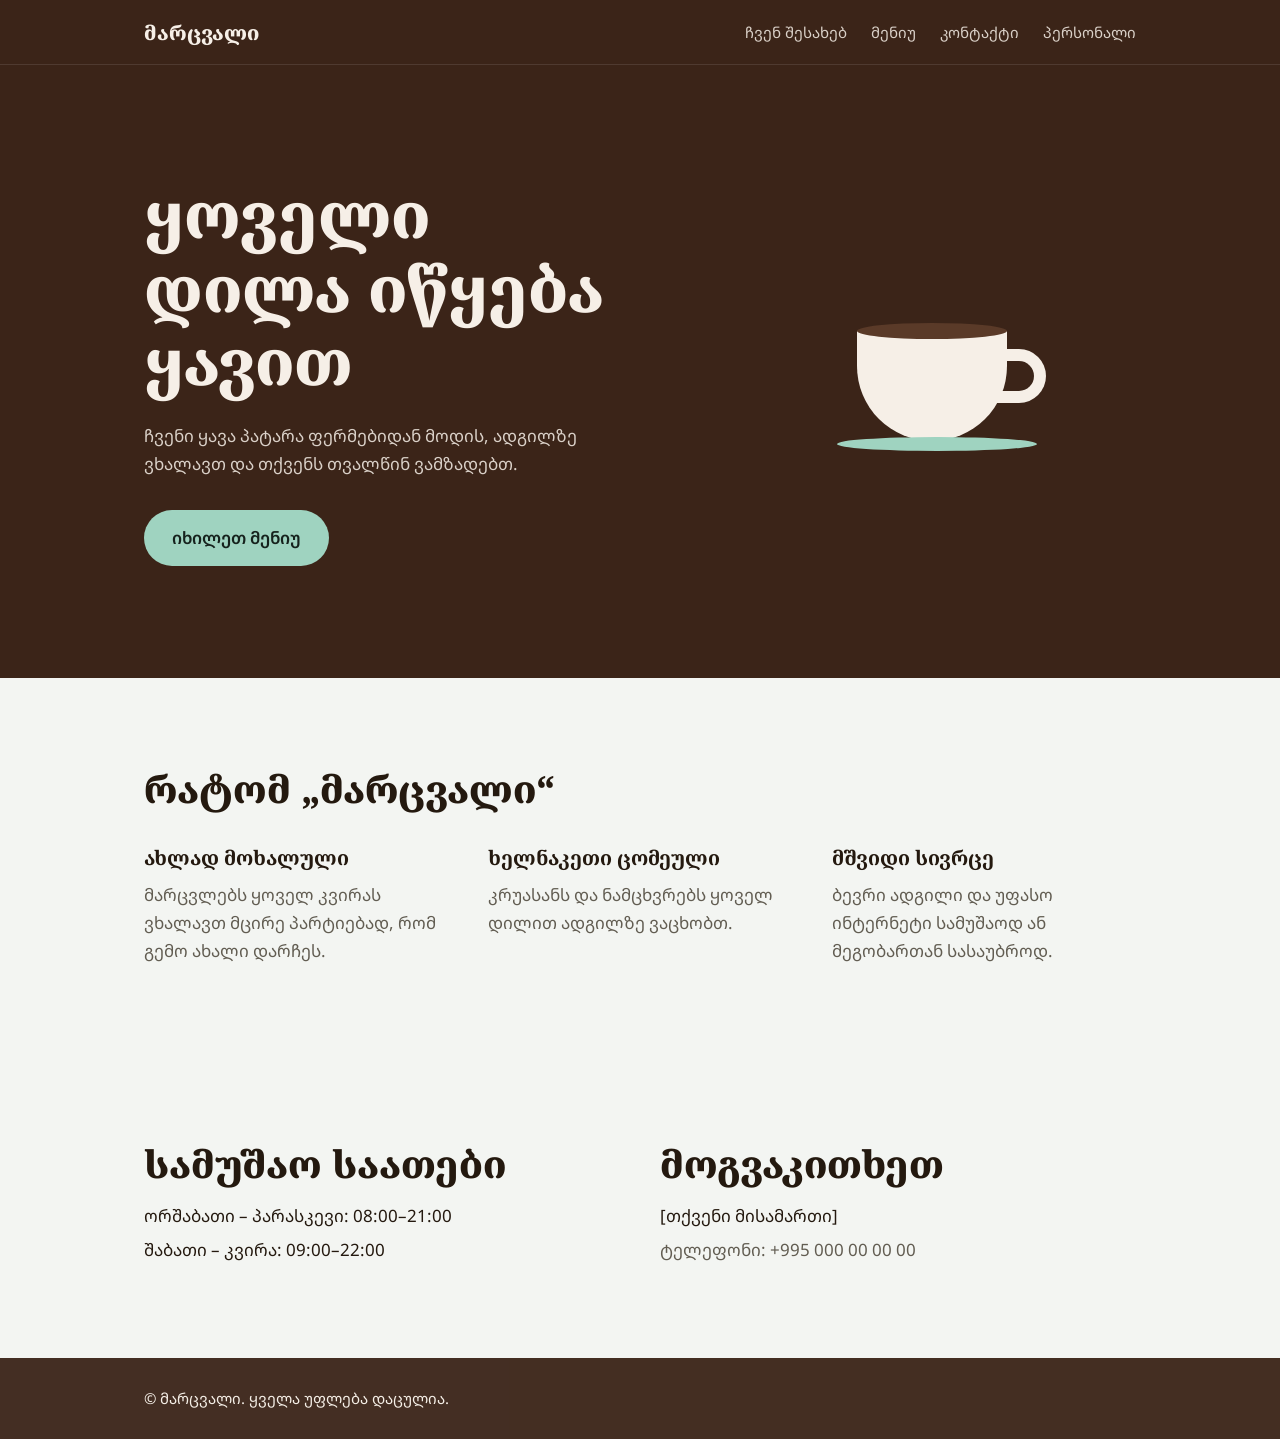
<file: index.html>
<!doctype html>
<html lang="ka">
  <head>
    <meta charset="utf-8" />
    <meta name="viewport" content="width=device-width, initial-scale=1" />
    <title>მარცვალი – ყავის მაღაზია</title>
    <link rel="preconnect" href="https://fonts.googleapis.com" />
    <link rel="preconnect" href="https://fonts.gstatic.com" crossorigin />
    <link
      href="https://fonts.googleapis.com/css2?family=Noto+Sans+Georgian:wght@400;600&family=Noto+Serif+Georgian:wght@700;800&display=swap"
      rel="stylesheet"
    />
    <link rel="stylesheet" href="style.css" />
  </head>
  <body>
    <!-- ===== ნავიგაცია: იგივე ბლოკი ყველა გვერდზე ===== -->
    <nav class="nav">
      <div class="wrap nav-in">
        <a class="brand" href="index.html">მარცვალი</a>
        <div class="links">
          <a href="about.html">ჩვენ შესახებ</a>
          <a href="menu.html">მენიუ</a>
          <a href="contact.html">კონტაქტი</a>
          <a href="contact.html">პერსონალი</a>
        </div>
      </div>
    </nav>
    <!-- ===== ნავიგაციის დასასრული ===== -->

    <header class="hero" id="top">
      <div class="wrap hero-in">
        <div class="hero-text">
          <h1>ყოველი დილა იწყება ყავით</h1>
          <p>
            ჩვენი ყავა პატარა ფერმებიდან მოდის, ადგილზე ვხალავთ და თქვენს
            თვალწინ ვამზადებთ.
          </p>
          <a class="btn" href="menu.html">იხილეთ მენიუ</a>
        </div>
        <div class="cup" role="img" aria-label="ყავის ფინჯანი">
          <span class="steam s1"></span><span class="steam s2"></span
          ><span class="steam s3"></span>
          <div class="cup-body"></div>
          <div class="cup-handle"></div>
          <div class="saucer"></div>
        </div>
      </div>
    </header>

    <main>
      <section id="about">
        <div class="wrap">
          <h2>რატომ „მარცვალი“</h2>
          <div class="about">
            <article>
              <h3>ახლად მოხალული</h3>
              <p>
                მარცვლებს ყოველ კვირას ვხალავთ მცირე პარტიებად, რომ გემო ახალი
                დარჩეს.
              </p>
            </article>
            <article>
              <h3>ხელნაკეთი ცომეული</h3>
              <p>კრუასანს და ნამცხვრებს ყოველ დილით ადგილზე ვაცხობთ.</p>
            </article>
            <article>
              <h3>მშვიდი სივრცე</h3>
              <p>
                ბევრი ადგილი და უფასო ინტერნეტი სამუშაოდ ან მეგობართან
                სასაუბროდ.
              </p>
            </article>
          </div>
        </div>
      </section>

      <section id="contact">
        <div class="wrap contact">
          <div>
            <h2>სამუშაო საათები</h2>
            <p>ორშაბათი – პარასკევი: 08:00–21:00</p>
            <p>შაბათი – კვირა: 09:00–22:00</p>
          </div>
          <div>
            <h2>მოგვაკითხეთ</h2>
            <p>[თქვენი მისამართი]</p>
            <p class="muted">ტელეფონი: +995 000 00 00 00</p>
          </div>
        </div>
      </section>
    </main>

    <footer>
      <div class="wrap">© მარცვალი. ყველა უფლება დაცულია.</div>
    </footer>
  </body>
</html>
</file>
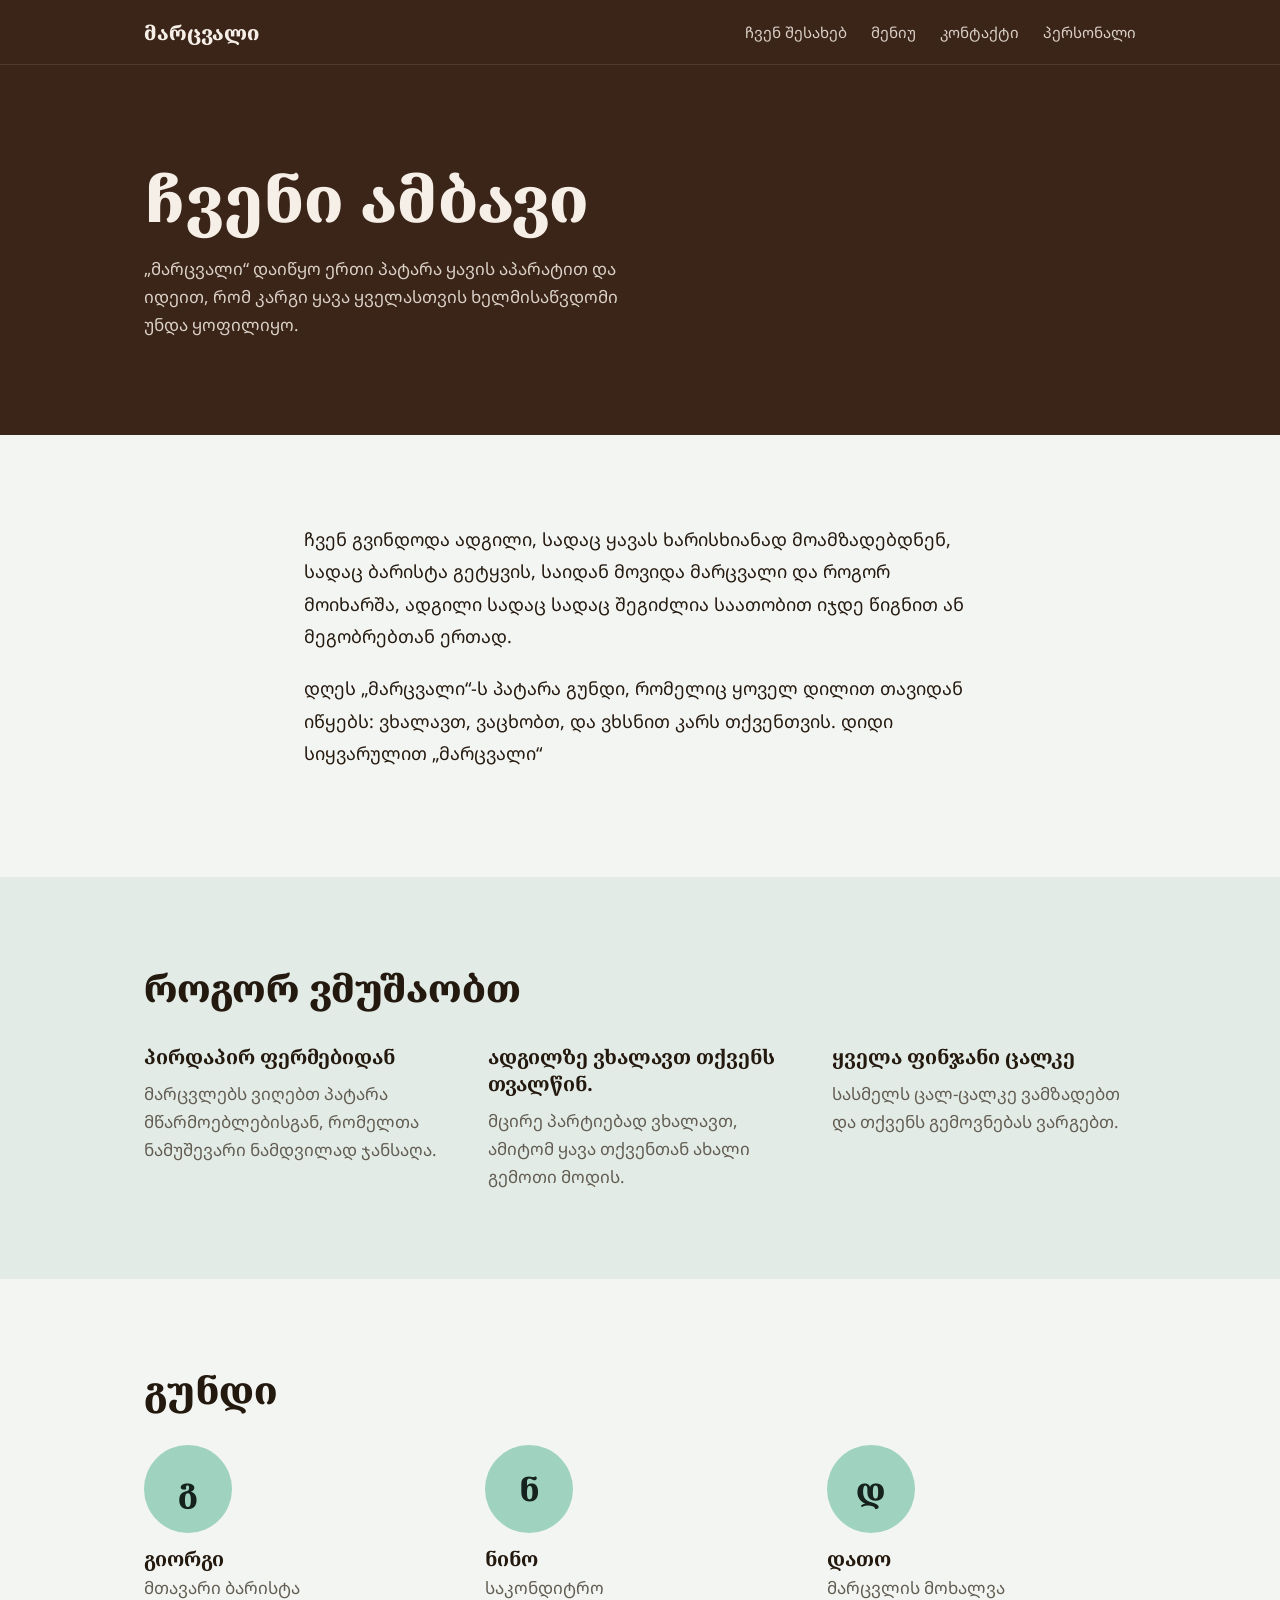
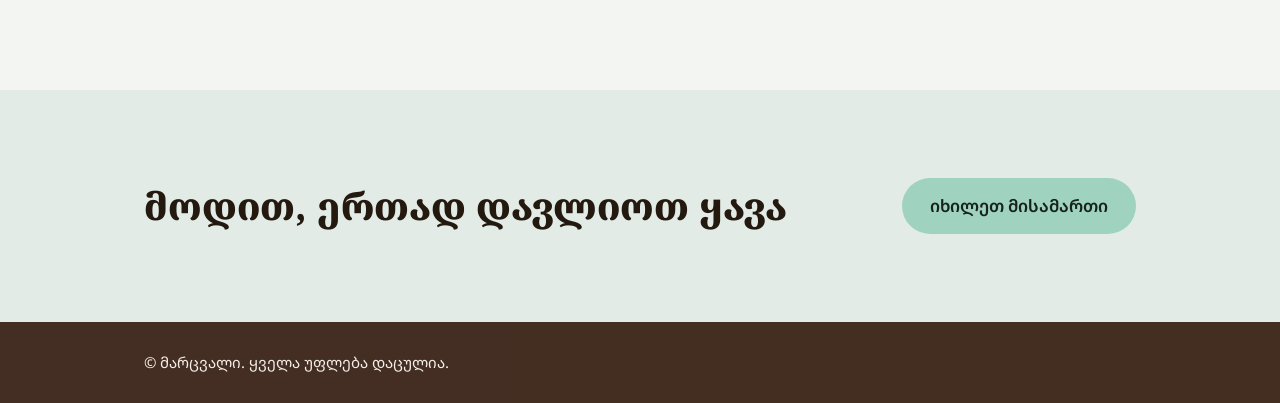
<file: about.html>
<!doctype html>
<html lang="ka">
  <head>
    <meta charset="utf-8" />
    <meta name="viewport" content="width=device-width, initial-scale=1" />
    <title>ჩვენ შესახებ – მარცვალი</title>
    <link rel="preconnect" href="https://fonts.googleapis.com" />
    <link rel="preconnect" href="https://fonts.gstatic.com" crossorigin />
    <link
      href="https://fonts.googleapis.com/css2?family=Noto+Sans+Georgian:wght@400;600&family=Noto+Serif+Georgian:wght@700;800&display=swap"
      rel="stylesheet"
    />
    <link rel="stylesheet" href="style.css" />
    <link rel="stylesheet" href="about.css" />
  </head>
  <body>
    <!-- ===== ნავიგაცია: იგივე ბლოკი ყველა გვერდზე ===== -->
    <nav class="nav">
      <div class="wrap nav-in">
        <a class="brand" href="index.html">მარცვალი</a>
        <div class="links">
          <a href="about.html">ჩვენ შესახებ</a>
          <a href="menu.html">მენიუ</a>
          <a href="contact.html">კონტაქტი</a>
          <a href="person.html">პერსონალი</a>
        </div>
      </div>
    </nav>
    <!-- ===== ნავიგაციის დასასრული ===== -->

    <header class="page-head">
      <div class="wrap">
        <h1>ჩვენი ამბავი</h1>
        <p>
          „მარცვალი“ დაიწყო ერთი პატარა ყავის აპარატით და იდეით, რომ კარგი ყავა
          ყველასთვის ხელმისაწვდომი უნდა ყოფილიყო.
        </p>
      </div>
    </header>

    <main>
      <section>
        <div class="wrap story">
          <p>
            ჩვენ გვინდოდა ადგილი, სადაც ყავას ხარისხიანად მოამზადებდნენ, სადაც ბარისტა
            გეტყვის, საიდან მოვიდა მარცვალი და როგორ მოიხარშა, ადგილი სადაც  სადაც შეგიძლია
            საათობით იჯდე წიგნით ან მეგობრებთან ერთად.
          </p>
          <p>
            დღეს „მარცვალი“-ს პატარა გუნდი, რომელიც ყოველ დილით თავიდან იწყებს:
            ვხალავთ, ვაცხობთ, და ვხსნით კარს თქვენთვის.
            დიდი სიყვარულით „მარცვალი“
          </p>
        </div>
      </section>

      <section class="alt">
        <div class="wrap">
          <h2>როგორ ვმუშაობთ</h2>
          <div class="about">
            <article>
              <h3>პირდაპირ ფერმებიდან</h3>
              <p>
                მარცვლებს ვიღებთ პატარა მწარმოებლებისგან, რომელთა ნამუშევარი
                ნამდვილად ჯანსაღა.
              </p>
            </article>
            <article>
              <h3>ადგილზე ვხალავთ თქვენს თვალწინ.</h3>
              <p>
                მცირე პარტიებად ვხალავთ, ამიტომ ყავა თქვენთან ახალი გემოთი მოდის.
              </p>
            </article>
            <article>
              <h3>ყველა ფინჯანი ცალკე</h3>
              <p>
               სასმელს ცალ-ცალკე ვამზადებთ და თქვენს გემოვნებას ვარგებთ.
              </p>
            </article>
          </div>
        </div>
      </section>

      <section>
        <div class="wrap">
          <h2>გუნდი</h2>
          <div class="team">
            <article>
              <div class="avatar" aria-hidden="true">გ</div>
              <h3>გიორგი</h3>
              <p>მთავარი ბარისტა</p>
            </article>
            <article>
              <div class="avatar" aria-hidden="true">ნ</div>
              <h3>ნინო</h3>
              <p>საკონდიტრო</p>
            </article>
            <article>
              <div class="avatar" aria-hidden="true">დ</div>
              <h3>დათო</h3>
              <p>მარცვლის მოხალვა</p>
            </article>
          </div>
        </div>
      </section>

      <section class="alt">
        <div class="wrap cta">
          <h2>მოდით, ერთად დავლიოთ ყავა</h2>
          <a class="btn" href="index.html#contact">იხილეთ მისამართი</a>
        </div>
      </section>
    </main>

    <footer>
      <div class="wrap">© მარცვალი. ყველა უფლება დაცულია.</div>
    </footer>
  </body>
</html>
</file>
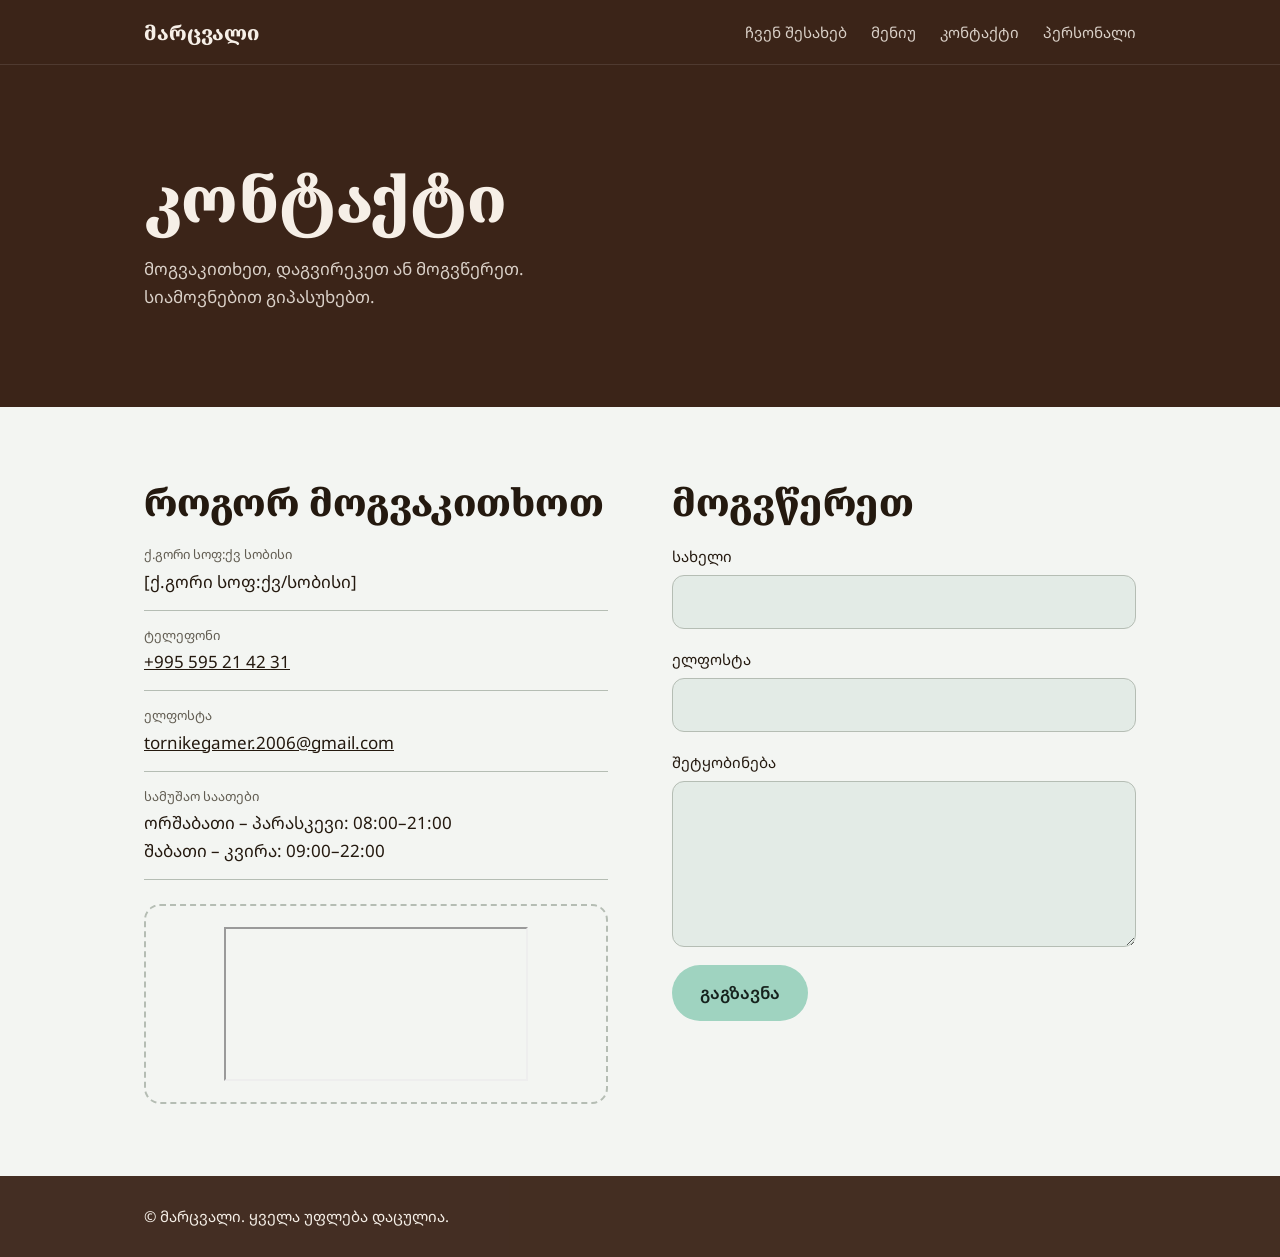
<file: contact.html>
<!doctype html>
<html lang="ka">
  <head>
    <meta charset="utf-8" />
    <meta name="viewport" content="width=device-width, initial-scale=1" />
    <title>კონტაქტი – მარცვალი</title>
    <link rel="preconnect" href="https://fonts.googleapis.com" />
    <link rel="preconnect" href="https://fonts.gstatic.com" crossorigin />
    <link
      href="https://fonts.googleapis.com/css2?family=Noto+Sans+Georgian:wght@400;600&family=Noto+Serif+Georgian:wght@700;800&display=swap"
      rel="stylesheet"
    />
    <link rel="stylesheet" href="style.css" />
    <link rel="stylesheet" href="contact.css" />
  </head>
  <body>
    <!-- ===== ნავიგაცია: იგივე ბლოკი ყველა გვერდზე ===== -->
    <nav class="nav">
      <div class="wrap nav-in">
        <a class="brand" href="index.html">მარცვალი</a>
        <div class="links">
          <a href="about.html">ჩვენ შესახებ</a>
          <a href="menu.html">მენიუ</a>
          <a href="contact.html">კონტაქტი</a>
          <a href="person.html">პერსონალი</a>
        </div>
      </div>
    </nav>
    <!-- ===== ნავიგაციის დასასრული ===== -->

    <header class="page-head">
      <div class="wrap">
        <h1>კონტაქტი</h1>
        <p>მოგვაკითხეთ, დაგვირეკეთ ან მოგვწერეთ. სიამოვნებით გიპასუხებთ.</p>
      </div>
    </header>

    <main>
      <section>
        <div class="wrap reach">
          <div class="info">
            <h2>როგორ მოგვაკითხოთ</h2>
            <ul class="info-list">
              <li><span>ქ.გორი სოფ:ქვ სობისი</span>[ქ.გორი სოფ:ქვ/სობისი]</li>
              <li>
                <span>ტელეფონი</span
                ><a href="tel:+995595214231">+995 595 21 42 31</a>
              </li>
              <li>
                <span>ელფოსტა</span
                ><a href="mailto:tornikegamer.2006@gmail.com">tornikegamer.2006@gmail.com</a>
              </li>
              <li>
                <span>სამუშაო საათები</span>
                ორშაბათი – პარასკევი: 08:00–21:00<br />
                შაბათი – კვირა: 09:00–22:00
              </li>
            </ul>

            <!-- რუკის დასამატებლად Google Maps-იდან აიღეთ „Embed a map“ კოდი და ჩასვით აქ -->
            <div class="map">
              <iframe
                src="https://www.google.com/maps?q=42.0705455,44.2346829&output=embed"
                title="რუკა"
                loading="lazy"
                allowfullscreen
              ></iframe>
            </div>
          </div>

          <form
            class="form"
            action="mailto:info@example.com"
            method="post"
            enctype="text/plain"
          >
            <h2>მოგვწერეთ</h2>

            <label for="name">სახელი</label>
            <input
              id="name"
              name="name"
              type="text"
              autocomplete="name"
              required
            />

            <label for="email">ელფოსტა</label>
            <input
              id="email"
              name="email"
              type="email"
              autocomplete="email"
              required
            />

            <label for="msg">შეტყობინება</label>
            <textarea id="msg" name="message" rows="5" required></textarea>

            <button class="btn" type="submit">გაგზავნა</button>
          </form>
        </div>
      </section>
    </main>

    <footer>
      <div class="wrap">© მარცვალი. ყველა უფლება დაცულია.</div>
    </footer>
  </body>
</html>
</file>
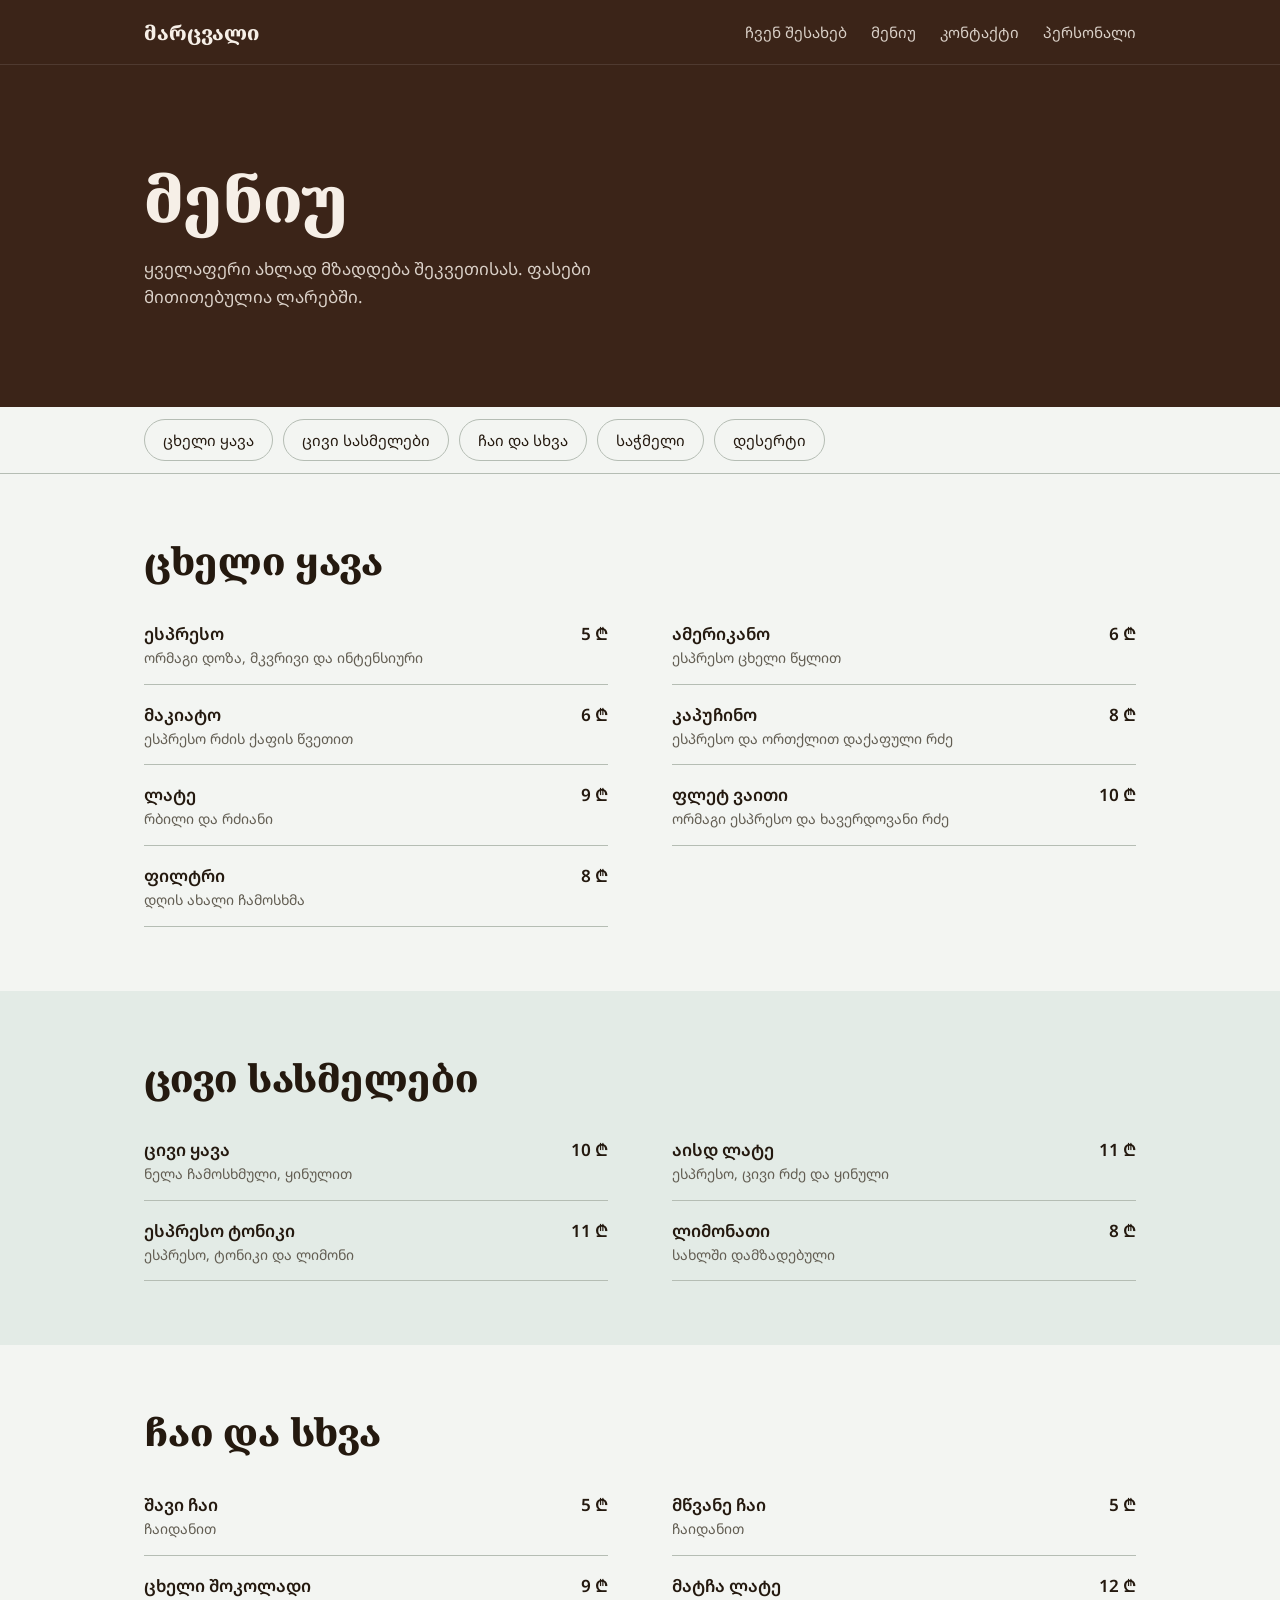
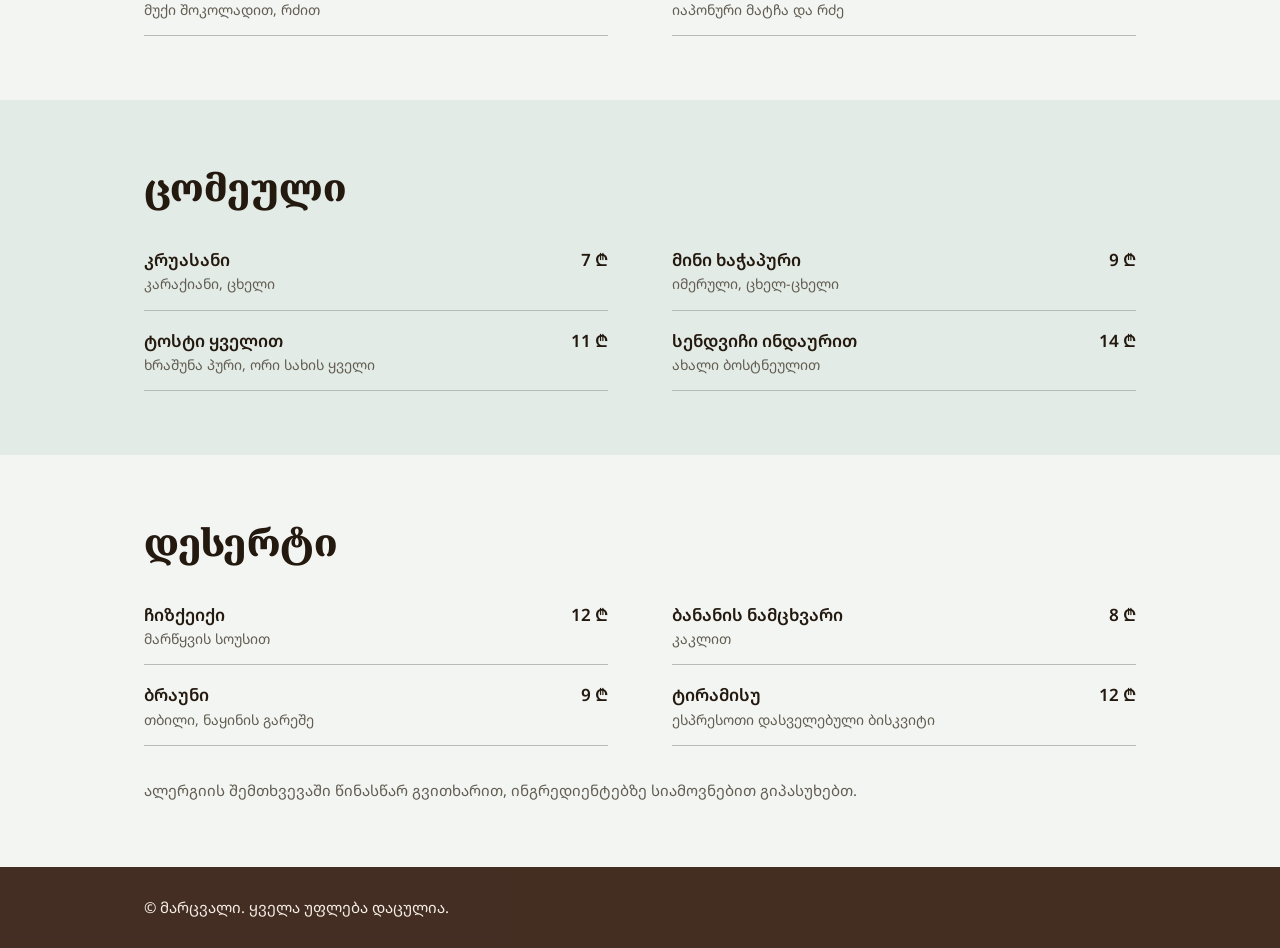
<file: menu.html>
<!doctype html>
<html lang="ka">
  <head>
    <meta charset="utf-8" />
    <meta name="viewport" content="width=device-width, initial-scale=1" />
    <title>მენიუ – მარცვალი</title>
    <link rel="preconnect" href="https://fonts.googleapis.com" />
    <link rel="preconnect" href="https://fonts.gstatic.com" crossorigin />
    <link
      href="https://fonts.googleapis.com/css2?family=Noto+Sans+Georgian:wght@400;600&family=Noto+Serif+Georgian:wght@700;800&display=swap"
      rel="stylesheet"
    />
    <link rel="stylesheet" href="style.css" />
    <link rel="stylesheet" href="menu.css" />
  </head>
  <body>
   <nav class="nav">
      <div class="wrap nav-in">
        <a class="brand" href="index.html">მარცვალი</a>
        <div class="links">
          <a href="about.html">ჩვენ შესახებ</a>
          <a href="menu.html">მენიუ</a>
          <a href="contact.html">კონტაქტი</a>
          <a href="person.html">პერსონალი</a>
        </div>
      </div>
    </nav>
    <!-- ===== ნავიგაციის დასასრული ===== -->

    <header class="page-head">
      <div class="wrap">
        <h1>მენიუ</h1>
        <p>ყველაფერი ახლად მზადდება შეკვეთისას. ფასები მითითებულია ლარებში.</p>
      </div>
    </header>

    <div class="chips">
      <div class="wrap chips-in">
        <a href="#hot">ცხელი ყავა</a>
        <a href="#cold">ცივი სასმელები</a>
        <a href="#tea">ჩაი და სხვა</a>
        <a href="#food">საჭმელი</a>
        <a href="#dessert">დესერტი</a>
      </div>
    </div>

    <main>
      <section class="cat" id="hot">
        <div class="wrap">
          <h2>ცხელი ყავა</h2>
          <ul class="items">
            <li>
              <div>
                <b>ესპრესო</b><small>ორმაგი დოზა, მკვრივი და ინტენსიური</small>
              </div>
              <span>5 ₾</span>
            </li>
            <li>
              <div><b>ამერიკანო</b><small>ესპრესო ცხელი წყლით</small></div>
              <span>6 ₾</span>
            </li>
            <li>
              <div><b>მაკიატო</b><small>ესპრესო რძის ქაფის წვეთით</small></div>
              <span>6 ₾</span>
            </li>
            <li>
              <div>
                <b>კაპუჩინო</b><small>ესპრესო და ორთქლით დაქაფული რძე</small>
              </div>
              <span>8 ₾</span>
            </li>
            <li>
              <div><b>ლატე</b><small>რბილი და რძიანი</small></div>
              <span>9 ₾</span>
            </li>
            <li>
              <div>
                <b>ფლეტ ვაითი</b
                ><small>ორმაგი ესპრესო და ხავერდოვანი რძე</small>
              </div>
              <span>10 ₾</span>
            </li>
            <li>
              <div><b>ფილტრი</b><small>დღის ახალი ჩამოსხმა</small></div>
              <span>8 ₾</span>
            </li>
          </ul>
        </div>
      </section>

      <section class="cat alt" id="cold">
        <div class="wrap">
          <h2>ცივი სასმელები</h2>
          <ul class="items">
            <li>
              <div><b>ცივი ყავა</b><small>ნელა ჩამოსხმული, ყინულით</small></div>
              <span>10 ₾</span>
            </li>
            <li>
              <div>
                <b>აისდ ლატე</b><small>ესპრესო, ცივი რძე და ყინული</small>
              </div>
              <span>11 ₾</span>
            </li>
            <li>
              <div>
                <b>ესპრესო ტონიკი</b><small>ესპრესო, ტონიკი და ლიმონი</small>
              </div>
              <span>11 ₾</span>
            </li>
            <li>
              <div><b>ლიმონათი</b><small>სახლში დამზადებული</small></div>
              <span>8 ₾</span>
            </li>
          </ul>
        </div>
      </section>

      <section class="cat" id="tea">
        <div class="wrap">
          <h2>ჩაი და სხვა</h2>
          <ul class="items">
            <li>
              <div><b>შავი ჩაი</b><small>ჩაიდანით</small></div>
              <span>5 ₾</span>
            </li>
            <li>
              <div><b>მწვანე ჩაი</b><small>ჩაიდანით</small></div>
              <span>5 ₾</span>
            </li>
            <li>
              <div>
                <b>ცხელი შოკოლადი</b><small>მუქი შოკოლადით, რძით</small>
              </div>
              <span>9 ₾</span>
            </li>
            <li>
              <div><b>მატჩა ლატე</b><small>იაპონური მატჩა და რძე</small></div>
              <span>12 ₾</span>
            </li>
          </ul>
        </div>
      </section>

      <section class="cat alt" id="food">
        <div class="wrap">
          <h2>ცომეული</h2>
          <ul class="items">
            <li>
              <div><b>კრუასანი</b><small>კარაქიანი, ცხელი</small></div>
              <span>7 ₾</span>
            </li>
            <li>
              <div><b>მინი ხაჭაპური</b><small>იმერული, ცხელ-ცხელი</small></div>
              <span>9 ₾</span>
            </li>
            <li>
              <div>
                <b>ტოსტი ყველით</b><small>ხრაშუნა პური, ორი სახის ყველი</small>
              </div>
              <span>11 ₾</span>
            </li>
            <li>
              <div><b>სენდვიჩი ინდაურით</b><small>ახალი ბოსტნეულით</small></div>
              <span>14 ₾</span>
            </li>
          </ul>
        </div>
      </section>

      <section class="cat" id="dessert">
        <div class="wrap">
          <h2>დესერტი</h2>
          <ul class="items">
            <li>
              <div><b>ჩიზქეიქი</b><small>მარწყვის სოუსით</small></div>
              <span>12 ₾</span>
            </li>
            <li>
              <div><b>ბანანის ნამცხვარი</b><small>კაკლით</small></div>
              <span>8 ₾</span>
            </li>
            <li>
              <div><b>ბრაუნი</b><small>თბილი, ნაყინის გარეშე</small></div>
              <span>9 ₾</span>
            </li>
            <li>
              <div>
                <b>ტირამისუ</b><small>ესპრესოთი დასველებული ბისკვიტი</small>
              </div>
              <span>12 ₾</span>
            </li>
          </ul>
          <p class="note">
            ალერგიის შემთხვევაში წინასწარ გვითხარით, ინგრედიენტებზე სიამოვნებით
            გიპასუხებთ.
          </p>
        </div>
      </section>
    </main>

    <footer>
      <div class="wrap">© მარცვალი. ყველა უფლება დაცულია.</div>
    </footer>
  </body>
</html>
</file>
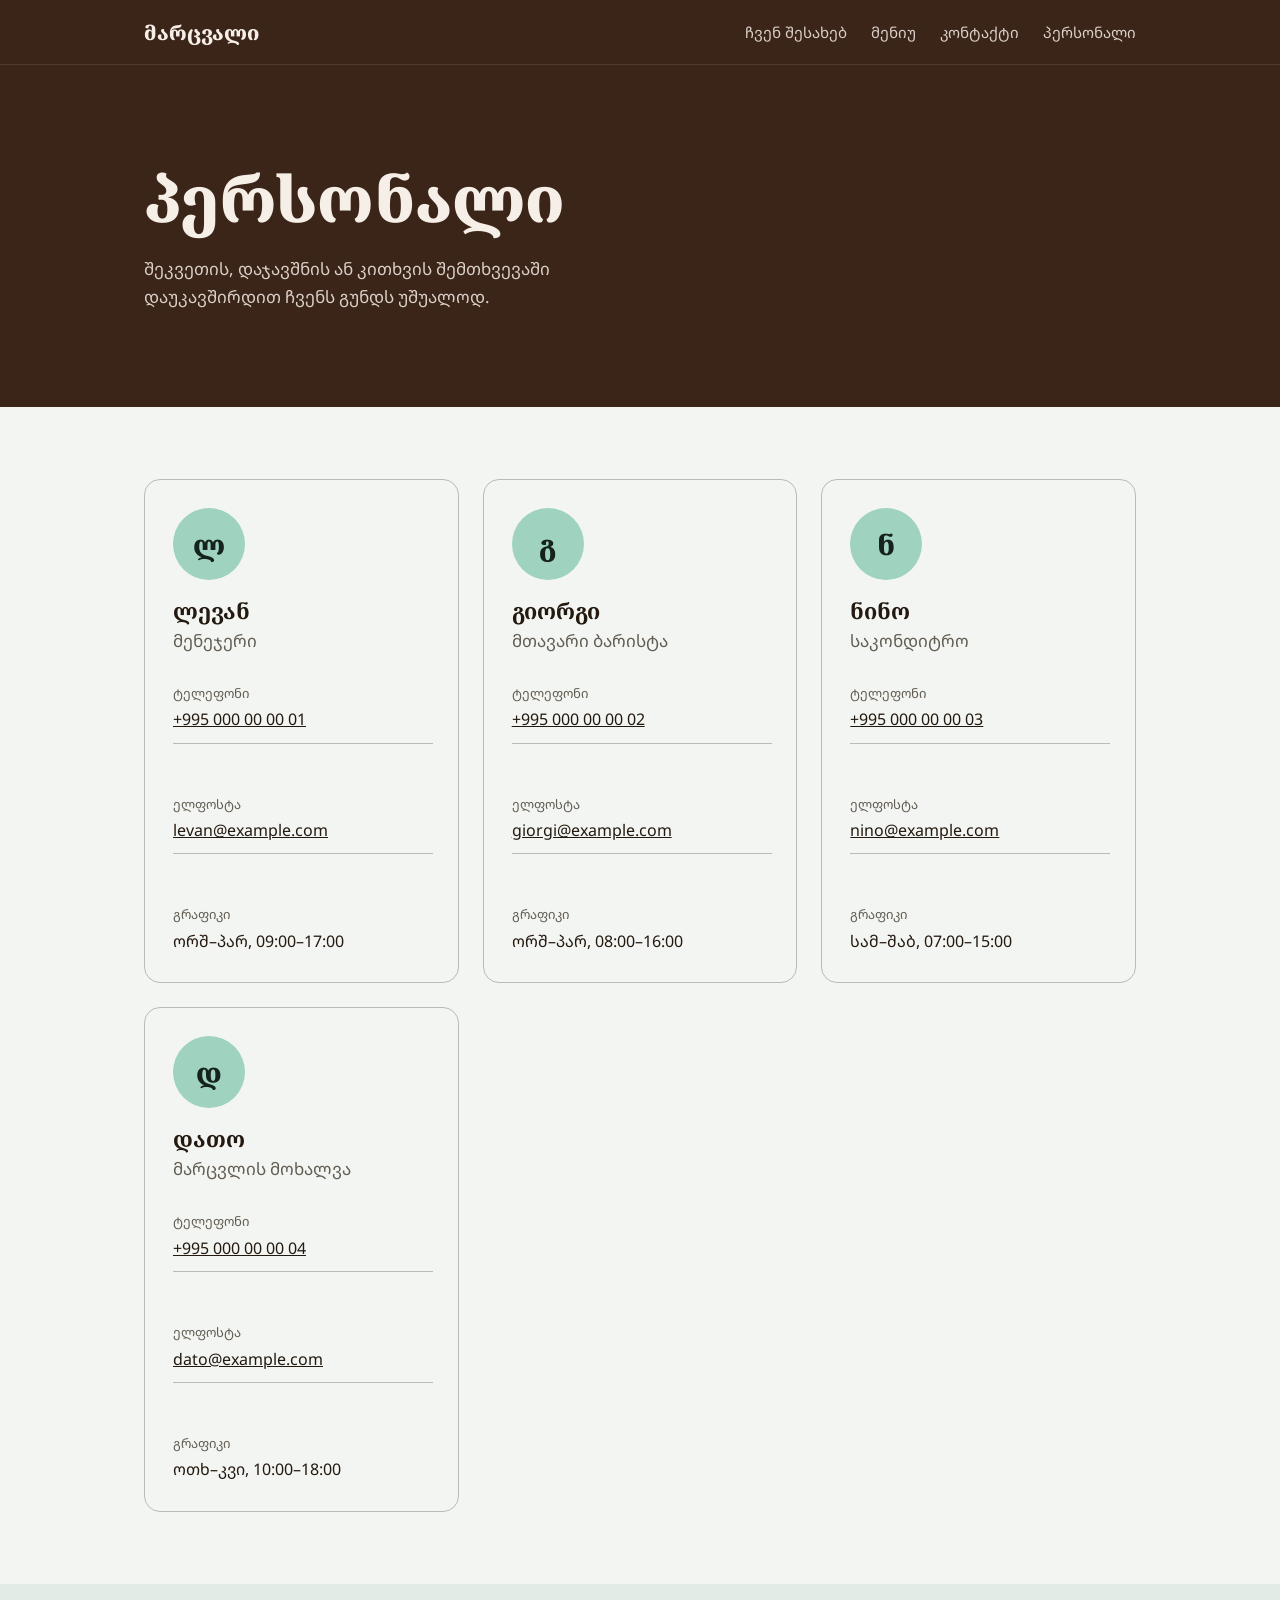
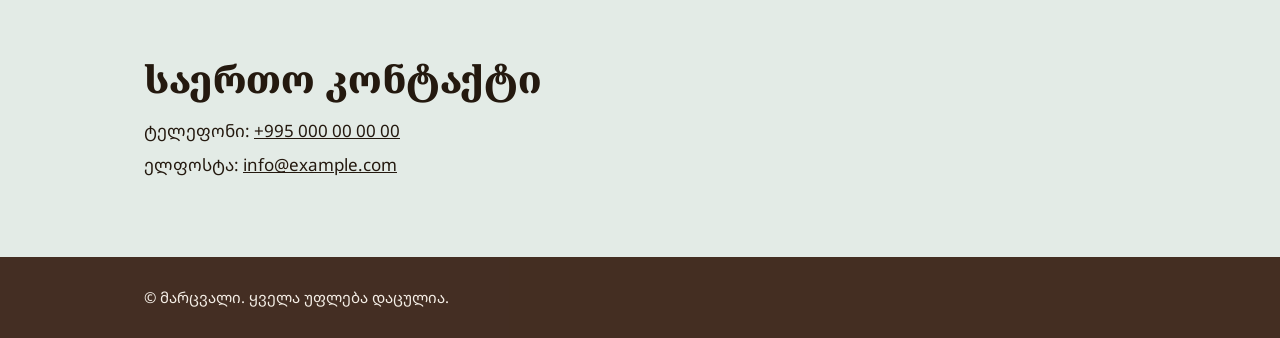
<file: person.html>
<!doctype html>
<html lang="ka">
  <head>
    <meta charset="utf-8" />
    <meta name="viewport" content="width=device-width, initial-scale=1" />
    <title>პერსონალი – მარცვალი</title>
    <link rel="preconnect" href="https://fonts.googleapis.com" />
    <link rel="preconnect" href="https://fonts.gstatic.com" crossorigin />
    <link
      href="https://fonts.googleapis.com/css2?family=Noto+Sans+Georgian:wght@400;600&family=Noto+Serif+Georgian:wght@700;800&display=swap"
      rel="stylesheet"
    />
    <link rel="stylesheet" href="style.css" />
    <link rel="stylesheet" href="person.css" />
  </head>
  <body>
    <!-- ===== ნავიგაცია: იგივე ბლოკი ყველა გვერდზე ===== -->
    <nav class="nav">
      <div class="wrap nav-in">
        <a class="brand" href="index.html">მარცვალი</a>
        <div class="links">
          <a href="about.html">ჩვენ შესახებ</a>
          <a href="menu.html">მენიუ</a>
          <a href="contact.html">კონტაქტი</a>
          <a href="person.html">პერსონალი</a>
        </div>
      </div>
    </nav>
    <!-- ===== ნავიგაციის დასასრული ===== -->

    <header class="page-head">
      <div class="wrap">
        <h1>პერსონალი</h1>
        <p>
          შეკვეთის, დაჯავშნის ან კითხვის შემთხვევაში დაუკავშირდით ჩვენს გუნდს
          უშუალოდ.
        </p>
      </div>
    </header>

    <main>
      <section>
        <div class="wrap">
          <div class="staff">
            <article class="card">
              <div class="avatar" aria-hidden="true">ლ</div>
              <h2>ლევან</h2>
              <p class="role">მენეჯერი</p>
              <ul class="contact">
                <li>
                  <span>ტელეფონი</span
                  ><a href="tel:+995000000001">+995 000 00 00 01</a>
                </li>
                <li>
                  <span>ელფოსტა</span
                  ><a href="mailto:levan@example.com">levan@example.com</a>
                </li>
                <li><span>გრაფიკი</span>ორშ–პარ, 09:00–17:00</li>
              </ul>
            </article>

            <article class="card">
              <div class="avatar" aria-hidden="true">გ</div>
              <h2>გიორგი</h2>
              <p class="role">მთავარი ბარისტა</p>
              <ul class="contact">
                <li>
                  <span>ტელეფონი</span
                  ><a href="tel:+995000000002">+995 000 00 00 02</a>
                </li>
                <li>
                  <span>ელფოსტა</span
                  ><a href="mailto:giorgi@example.com">giorgi@example.com</a>
                </li>
                <li><span>გრაფიკი</span>ორშ–პარ, 08:00–16:00</li>
              </ul>
            </article>

            <article class="card">
              <div class="avatar" aria-hidden="true">ნ</div>
              <h2>ნინო</h2>
              <p class="role">საკონდიტრო</p>
              <ul class="contact">
                <li>
                  <span>ტელეფონი</span
                  ><a href="tel:+995000000003">+995 000 00 00 03</a>
                </li>
                <li>
                  <span>ელფოსტა</span
                  ><a href="mailto:nino@example.com">nino@example.com</a>
                </li>
                <li><span>გრაფიკი</span>სამ–შაბ, 07:00–15:00</li>
              </ul>
            </article>

            <article class="card">
              <div class="avatar" aria-hidden="true">დ</div>
              <h2>დათო</h2>
              <p class="role">მარცვლის მოხალვა</p>
              <ul class="contact">
                <li>
                  <span>ტელეფონი</span
                  ><a href="tel:+995000000004">+995 000 00 00 04</a>
                </li>
                <li>
                  <span>ელფოსტა</span
                  ><a href="mailto:dato@example.com">dato@example.com</a>
                </li>
                <li><span>გრაფიკი</span>ოთხ–კვი, 10:00–18:00</li>
              </ul>
            </article>
          </div>
        </div>
      </section>

      <section class="alt">
        <div class="wrap general">
          <h2>საერთო კონტაქტი</h2>
          <p>ტელეფონი: <a href="tel:+995000000000">+995 000 00 00 00</a></p>
          <p>ელფოსტა: <a href="mailto:info@example.com">info@example.com</a></p>
        </div>
      </section>
    </main>

    <footer>
      <div class="wrap">© მარცვალი. ყველა უფლება დაცულია.</div>
    </footer>
  </body>
</html>
</file>
<file: style.css>
:root {
  --bg: #f3f5f2;
  --alt: #e3ebe6;
  --ink: #24190f;
  --muted: #625d52;
  --deep: #3b2418;
  --on-deep: #f6efe7;
  --mint: #9fd3c0;
  --line: #b5bdb4;
  color-scheme: light;
}
@media (prefers-color-scheme: dark) {
  :root {
    --bg: #171c1a;
    --alt: #1f2724;
    --ink: #ece7dc;
    --muted: #a8aca2;
    --deep: #2a1a11;
    --line: #44504a;
    color-scheme: dark;
  }
}
*,
*::before,
*::after {
  box-sizing: border-box;
}
html {
  scroll-behavior: smooth;
  scroll-padding-top: 72px;
}
body {
  margin: 0;
  background: var(--bg);
  color: var(--ink);
  font:
    400 17px/1.65 "Noto Sans Georgian",
    system-ui,
    sans-serif;
}
a {
  color: inherit;
}
:focus-visible {
  outline: 3px solid var(--mint);
  outline-offset: 3px;
}
.wrap {
  max-width: 1040px;
  margin: 0 auto;
  padding: 0 24px;
}

/* nav */
.nav {
  position: sticky;
  top: 0;
  z-index: 10;
  background: var(--deep);
  color: var(--on-deep);
  border-bottom: 1px solid rgba(255, 255, 255, 0.1);
}
.nav-in {
  display: flex;
  justify-content: space-between;
  align-items: center;
  height: 64px;
}
.brand {
  font:
    800 20px "Noto Serif Georgian",
    serif;
  text-decoration: none;
}
.links {
  display: flex;
  gap: 24px;
}
.links a {
  text-decoration: none;
  font-size: 15px;
  opacity: 0.85;
}
.links a:hover {
  opacity: 1;
  text-decoration: underline;
  text-underline-offset: 6px;
}

/* hero */
.hero {
  background: var(--deep);
  color: var(--on-deep);
  padding: clamp(48px, 9vw, 112px) 0;
}
.hero-in {
  display: grid;
  grid-template-columns: 1.2fr 0.8fr;
  gap: 48px;
  align-items: center;
}
h1 {
  font:
    800 clamp(34px, 6vw, 64px)/1.15 "Noto Serif Georgian",
    serif;
  margin: 0;
  max-width: 13ch;
}
.hero p {
  max-width: 44ch;
  margin: 24px 0 32px;
  opacity: 0.85;
}
.btn {
  display: inline-block;
  background: var(--mint);
  color: #16221d;
  font-weight: 600;
  padding: 14px 28px;
  border-radius: 999px;
  text-decoration: none;
  transition: transform 0.15s;
}
.btn:hover {
  transform: translateY(-2px);
}

/* css cup */
.cup {
  position: relative;
  width: 240px;
  height: 240px;
  margin: 0 auto;
}
.cup-body {
  position: absolute;
  left: 30px;
  top: 80px;
  width: 150px;
  height: 110px;
  background: var(--on-deep);
  border-radius: 0 0 75px 75px;
}
.cup-body::before {
  content: "";
  position: absolute;
  left: 0;
  right: 0;
  top: 0;
  height: 16px;
  background: #5a3a28;
  border-radius: 50%;
  transform: translateY(-8px);
}
.cup-handle {
  position: absolute;
  left: 165px;
  top: 98px;
  width: 54px;
  height: 54px;
  border: 12px solid var(--on-deep);
  border-left: 0;
  border-radius: 0 40px 40px 0;
}
.saucer {
  position: absolute;
  left: 10px;
  top: 186px;
  width: 200px;
  height: 14px;
  background: var(--mint);
  border-radius: 50%;
}
.steam {
  position: absolute;
  top: 10px;
  width: 8px;
  height: 56px;
  border-radius: 8px;
  background: var(--mint);
  opacity: 0;
  animation: rise 3.2s ease-in-out infinite;
}
.s1 {
  left: 70px;
}
.s2 {
  left: 102px;
  animation-delay: 0.8s;
}
.s3 {
  left: 134px;
  animation-delay: 1.6s;
}
@keyframes rise {
  0% {
    opacity: 0;
    transform: translateY(18px);
  }
  40% {
    opacity: 0.7;
  }
  100% {
    opacity: 0;
    transform: translateY(-14px);
  }
}

/* sections */
section {
  padding: clamp(48px, 8vw, 88px) 0;
}
.alt {
  background: var(--alt);
}
h2 {
  font:
    800 clamp(26px, 4vw, 38px)/1.2 "Noto Serif Georgian",
    serif;
  margin: 0 0 32px;
}
h3 {
  font:
    700 20px "Noto Serif Georgian",
    serif;
  margin: 0 0 10px;
}
.about {
  display: grid;
  grid-template-columns: repeat(auto-fit, minmax(240px, 1fr));
  gap: 40px;
}
.about p {
  margin: 0;
  color: var(--muted);
}

ul {
  list-style: none;
  margin: 0;
  padding: 0;
}
li {
  display: flex;
  justify-content: space-between;
  gap: 16px;
  padding: 14px 0;
  border-bottom: 1px solid var(--line);
}
li b {
  display: block;
  font-weight: 600;
}
li small {
  display: block;
  color: var(--muted);
  font-size: 14px;
  line-height: 1.4;
}
li span {
  font-weight: 600;
  white-space: nowrap;
}

/* contact */
.contact {
  display: grid;
  grid-template-columns: repeat(auto-fit, minmax(260px, 1fr));
  gap: 40px;
}
.contact h2 {
  margin-bottom: 16px;
}
.contact p {
  margin: 0 0 6px;
}
.muted {
  color: var(--muted);
}
footer {
  padding: 28px 0;
  background: var(--deep);
  color: var(--on-deep);
  font-size: 15px;
  opacity: 0.95;
}

@media (max-width: 720px) {
  .hero-in {
    grid-template-columns: 1fr;
  }
  .cup {
    order: -1;
    transform: scale(0.8);
  }
  .links {
    gap: 16px;
  }
}
@media (prefers-reduced-motion: reduce) {
  .steam {
    animation: none;
    opacity: 0.5;
  }
  html {
    scroll-behavior: auto;
  }
  .btn {
    transition: none;
  }
}
</file>
<file: about.css>
/* about page */
.links a[aria-current="page"] {
  opacity: 1;
  text-decoration: underline;
  text-underline-offset: 6px;
}
.page-head {
  background: var(--deep);
  color: var(--on-deep);
  padding: clamp(48px, 8vw, 96px) 0;
}
.page-head p {
  max-width: 50ch;
  margin: 20px 0 0;
  opacity: 0.85;
}
.story {
  max-width: 720px;
}
.story p {
  margin: 0 0 20px;
  font-size: 18px;
  line-height: 1.8;
}
.team {
  display: grid;
  grid-template-columns: repeat(auto-fit, minmax(200px, 1fr));
  gap: 32px;
}
.team h3 {
  margin: 12px 0 2px;
}
.team p {
  margin: 0;
  color: var(--muted);
}
.avatar {
  width: 88px;
  height: 88px;
  border-radius: 50%;
  background: var(--mint);
  color: #16221d;
  display: grid;
  place-items: center;
  font:
    800 32px "Noto Serif Georgian",
    serif;
}
.cta {
  display: flex;
  flex-wrap: wrap;
  gap: 24px;
  align-items: center;
  justify-content: space-between;
}
.cta h2 {
  margin: 0;
}
</file>
<file: contact.css>
/* contact page */
.links a[aria-current="page"] {
  opacity: 1;
  text-decoration: underline;
  text-underline-offset: 6px;
}

.page-head {
  background: var(--deep);
  color: var(--on-deep);
  padding: clamp(48px, 8vw, 96px) 0;
}
.page-head p {
  max-width: 50ch;
  margin: 20px 0 0;
  opacity: 0.85;
}

section {
  padding: clamp(40px, 6vw, 72px) 0;
}
.reach {
  display: grid;
  grid-template-columns: repeat(auto-fit, minmax(min(320px, 100%), 1fr));
  gap: 48px 64px;
}
.reach h2 {
  margin-bottom: 20px;
}

/* ინფორმაცია */
.info-list li {
  display: block;
  padding: 14px 0;
  border-bottom: 1px solid var(--line);
}
.info-list li:first-child {
  padding-top: 0;
}
.info-list span {
  display: block;
  font-size: 13px;
  font-weight: 400;
  color: var(--muted);
  margin-bottom: 2px;
}
.info-list a:hover {
  text-decoration: underline;
  text-underline-offset: 4px;
}
.map {
  margin-top: 24px;
  height: 200px;
  border: 2px dashed var(--line);
  border-radius:16px;
  display: grid;
  place-items: center;
  color: var(--muted);
}

/* ფორმა */
.form {
  display: flex;
  flex-direction: column;
}
.form label {
  font-weight: 600px;
  font-size: 15px;
  margin: 0 0 6px;
}
.form input,
.form textarea {
  font: inherit;
  color: var(--ink);
  background: var(--alt);
  border: 1px solid var(--line);
  border-radius: 12px;
  padding: 12px 14px;
  margin-bottom: 18px;
  width: 100%;
}
.form textarea {
  resize: vertical;
  min-height: 120px;
}
.form input:focus-visible,
.form textarea:focus-visible {
  outline: 3px solid var(--mint);
  outline-offset: 1px;
  border-color: transparent;
}
.form .btn {
  align-self: flex-start;
  border: 0;
  font: inherit;
  font-weight: 600;
  cursor: pointer;
}
</file>
<file: menu.css>
/* menu page */
.links a[aria-current="page"] {
  opacity: 1;
  text-decoration: underline;
  text-underline-offset: 6px;
}

.page-head {
  background: var(--deep);
  color: var(--on-deep);
  padding: clamp(48px, 8vw, 96px) 0;
}
.page-head p {
  max-width: 50ch;
  margin: 20px 0 0;
  opacity: 0.85;
}

/* ზემოთ მიმაგრებული კატეგორიების ზოლი */
.chips {
  position: sticky;
  top: 64px;
  z-index: 5;
  background: var(--bg);
  border-bottom: 1px solid var(--line);
}
.chips-in {
  display: flex;
  gap: 10px;
  overflow-x: auto;
  padding-top: 12px;
  padding-bottom: 12px;
  scrollbar-width: none;
}
.chips-in::-webkit-scrollbar {
  display: none;
}
.chips a {
  flex: none;
  padding: 8px 18px;
  border: 1px solid var(--line);
  border-radius: 999px;
  text-decoration: none;
  font-size: 15px;
  white-space: nowrap;
}
.chips a:hover {
  background: var(--mint);
  border-color: var(--mint);
  color: #16221d;
}

html {
  scroll-padding-top: 130px;
}

/* კატეგორიები */
.cat {
  padding: clamp(40px, 6vw, 64px) 0;
}
.cat.alt {
  background: var(--alt);
}
.cat h2 {
  margin-bottom: 20px;
}
.items {
  display: grid;
  grid-template-columns: repeat(auto-fit, minmax(300px, 1fr));
  column-gap: 64px;
}
.items li {
  padding: 16px 0;
}
.note {
  margin: 32px 0 0;
  color: var(--muted);
  font-size: 15px;
}
</file>
<file: person.css>
/* person page */
.links a[aria-current="page"] {
  opacity: 1;
  text-decoration: underline;
  text-underline-offset: 6px;
}

.page-head {
  background: var(--deep);
  color: var(--on-deep);
  padding: clamp(48px, 8vw, 96px) 0;
}
.page-head p {
  max-width: 50ch;
  margin: 20px 0 0;
  opacity: 0.85;
}

section {
  padding: clamp(40px, 6vw, 72px) 0;
}
.alt {
  background: var(--alt);
}

.staff {
  display: grid;
  grid-template-columns: repeat(auto-fit, minmax(260px, 1fr));
  gap: 24px;
}
.card {
  border: 1px solid var(--line);
  border-radius: 16px;
  padding: 28px;
  background: var(--bg);
}
.avatar {
  width: 72px;
  height: 72px;
  border-radius: 50%;
  background: var(--mint);
  color: #16221d;
  display: grid;
  place-items: center;
  font:
    800 28px "Noto Serif Georgian",
    serif;
  margin-bottom: 16px;
}
.card h2 {
  font:
    700 22px "Noto Serif Georgian",
    serif;
  margin: 0;
}
.role {
  margin: 2px 0 18px;
  color: var(--muted);
}

.contact li {
  display: block;
  padding: 10px 0;
  border-bottom: 1px solid var(--line);
  font-size: 16px;
}
.contact li:last-child {
  border-bottom: 0;
  padding-bottom: 0;
}
.contact span {
  display: block;
  font-size: 13px;
  font-weight: 400;
  color: var(--muted);
  margin-bottom: 2px;
}
.contact a {
  word-break: break-word;
}
.contact a:hover {
  text-decoration: underline;
  text-underline-offset: 4px;
}

.general h2 {
  margin-bottom: 16px;
}
.general p {
  margin: 0 0 6px;
}
.general a:hover {
  text-decoration: underline;
  text-underline-offset: 4px;
}
</file>
